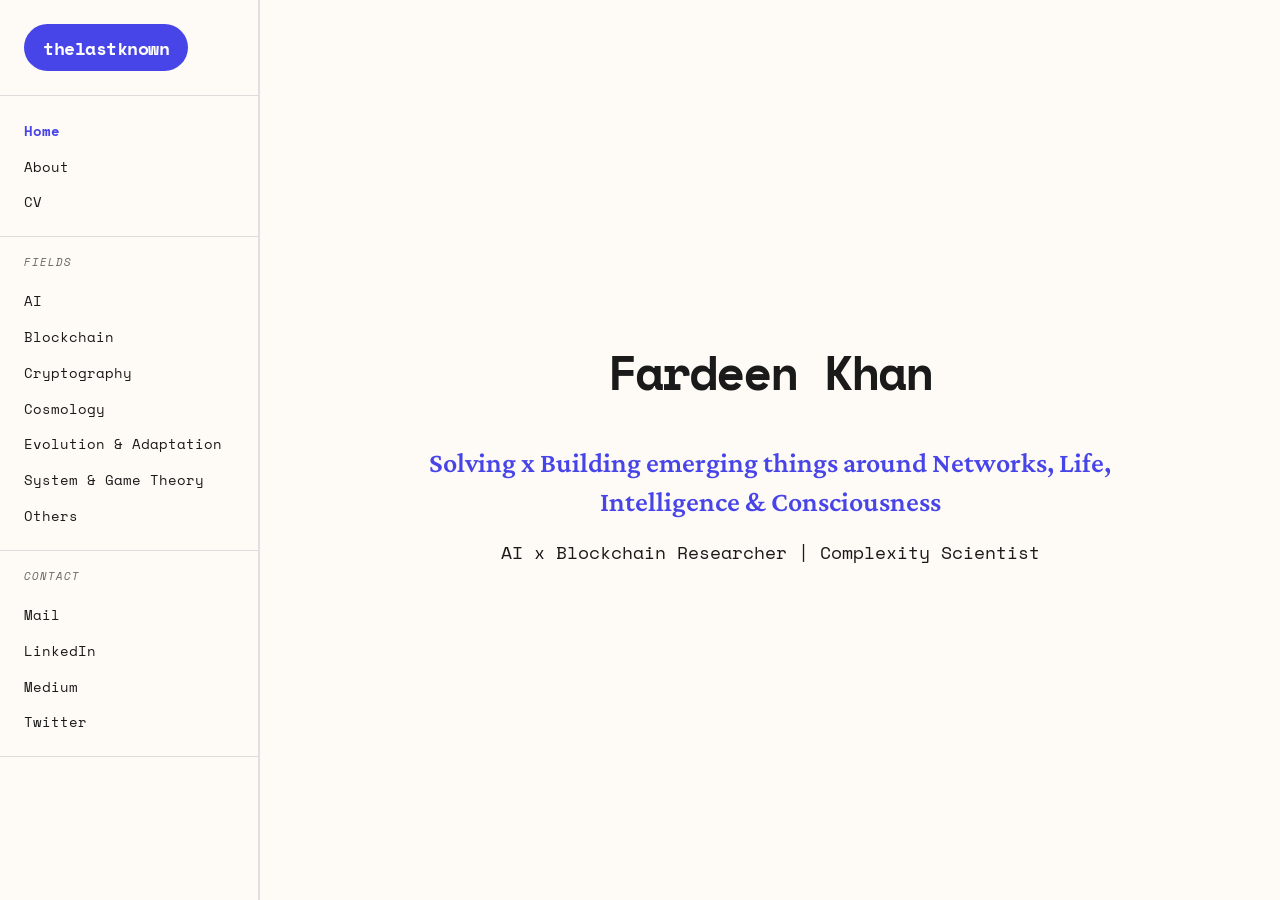
<file: thelastknown-FINAL.html>
<!DOCTYPE html>
<html lang="en">
<head>
    <meta charset="UTF-8">
    <meta name="viewport" content="width=device-width, initial-scale=1.0">
    <title>thelastknown - Fardeen Khan</title>
    <link rel="preconnect" href="https://fonts.googleapis.com">
    <link rel="preconnect" href="https://fonts.gstatic.com" crossorigin>
    <link href="https://fonts.googleapis.com/css2?family=Space+Mono:wght@400;700&family=Crimson+Pro:wght@400;600&display=swap" rel="stylesheet">
    <style>
        * {
            margin: 0;
            padding: 0;
            box-sizing: border-box;
        }

        :root {
            --primary-blue: #4845E8;
            --bg-cream: #FEFBF6;
            --text-dark: #1a1a1a;
            --text-gray: #666;
            --sidebar-width: 260px;
        }

        body {
            font-family: 'Space Mono', monospace;
            background: var(--bg-cream);
            color: var(--text-dark);
            line-height: 1.6;
            overflow-x: hidden;
        }

        .app-container {
            display: flex;
            min-height: 100vh;
        }

        /* ==================== SIDEBAR ==================== */
        .sidebar {
            width: var(--sidebar-width);
            background: var(--bg-cream);
            border-right: 2px solid #e0e0e0;
            padding: 1.5rem 0;
            position: fixed;
            height: 100vh;
            overflow-y: auto;
            z-index: 1000;
            transition: transform 0.3s ease;
        }

        .sidebar-header {
            padding: 0 1.5rem 1.5rem;
            border-bottom: 1px solid #ddd;
        }

        .logo {
            background: var(--primary-blue);
            color: white;
            padding: 0.6rem 1.2rem;
            border-radius: 25px;
            font-size: 1.1rem;
            font-weight: 700;
            display: inline-block;
            letter-spacing: -0.5px;
        }

        .logo a {
            color: white;
            text-decoration: none;
            cursor: pointer;
        }

        .nav-section {
            padding: 1rem 1.5rem;
            border-bottom: 1px solid #ddd;
        }

        .nav-heading {
            font-size: 0.7rem;
            text-transform: uppercase;
            letter-spacing: 1px;
            color: var(--text-gray);
            margin-bottom: 0.75rem;
            font-weight: 400;
            font-style: italic;
        }

        .nav-link {
            display: block;
            color: var(--text-dark);
            text-decoration: none;
            padding: 0.4rem 0;
            font-size: 0.9rem;
            transition: all 0.2s;
            cursor: pointer;
        }

        .nav-link:hover {
            color: var(--primary-blue);
            padding-left: 0.5rem;
        }

        .nav-link.active {
            color: var(--primary-blue);
            font-weight: 700;
        }

        /* Mobile Menu Toggle */
        .mobile-menu-toggle {
            display: none;
            position: fixed;
            top: 1rem;
            right: 1rem;
            z-index: 1002;
            background: var(--primary-blue);
            border: none;
            padding: 0.75rem;
            border-radius: 8px;
            cursor: pointer;
            flex-direction: column;
            gap: 4px;
        }

        .mobile-menu-toggle span {
            width: 20px;
            height: 2px;
            background: white;
            transition: all 0.3s;
        }

        .mobile-overlay {
            display: none;
            position: fixed;
            top: 0;
            left: 0;
            width: 100%;
            height: 100%;
            background: rgba(0,0,0,0.5);
            z-index: 999;
        }

        .mobile-overlay.active {
            display: block;
        }

        /* ==================== MAIN CONTENT ==================== */
        .main-content {
            flex: 1;
            margin-left: var(--sidebar-width);
            padding: 0;
            max-width: calc(100vw - var(--sidebar-width));
            overflow-x: hidden;
        }

        /* ==================== DECORATIVE ILLUSTRATIONS ==================== */
        .illustration-container {
            position: absolute;
            width: 100%;
            height: 100%;
            pointer-events: none;
            overflow: hidden;
        }

        .illustration {
            position: absolute;
            opacity: 0.6;
            animation: float 20s infinite ease-in-out;
        }

        @keyframes float {
            0%, 100% { transform: translateY(0px); }
            50% { transform: translateY(-20px); }
        }

        /* ==================== HERO SECTION (HOME) ==================== */
        .hero {
            min-height: 100vh;
            display: flex;
            align-items: center;
            justify-content: center;
            padding: 2rem;
            position: relative;
            background: var(--bg-cream);
        }

        .hero-content {
            max-width: 800px;
            text-align: center;
            position: relative;
            z-index: 2;
            padding: 0 1rem;
        }

        .name-title {
            font-family: 'Space Mono', monospace;
            font-size: 3rem;
            font-weight: 700;
            color: var(--text-dark);
            margin-bottom: 2rem;
            letter-spacing: -2px;
            animation: fadeInUp 0.8s ease-out;
        }

        .tagline {
            font-family: 'Crimson Pro', serif;
            font-size: 1.75rem;
            color: var(--primary-blue);
            font-weight: 600;
            margin-bottom: 1rem;
            line-height: 1.4;
            animation: fadeInUp 1s ease-out;
        }

        .subtitle {
            font-family: 'Space Mono', monospace;
            font-size: 1.1rem;
            color: var(--text-dark);
            animation: fadeInUp 1.2s ease-out;
        }

        @keyframes fadeInUp {
            from {
                opacity: 0;
                transform: translateY(30px);
            }
            to {
                opacity: 1;
                transform: translateY(0);
            }
        }

        /* ==================== ABOUT PAGE ==================== */
        .about-page {
            min-height: 100vh;
            padding: 2rem;
            position: relative;
            max-width: 100%;
            box-sizing: border-box;
        }

        .about-hero {
            display: flex;
            align-items: center;
            justify-content: center;
            min-height: 60vh;
            margin-bottom: 2rem;
            padding: 2rem 1rem;
        }

        .hero-quote {
            font-family: 'Crimson Pro', serif;
            font-size: 2.5rem;
            line-height: 1.3;
            color: var(--primary-blue);
            font-weight: 600;
            margin-bottom: 2rem;
            text-align: center;
        }

        .hero-description {
            font-family: 'Space Mono', monospace;
            font-size: 1.05rem;
            color: var(--text-gray);
            line-height: 1.8;
            text-align: center;
        }

        /* ==================== FOCUS SECTION ==================== */
        .focus-section {
            background: var(--primary-blue);
            color: white;
            padding: 2.5rem 2rem;
            margin: 2rem;
            border-radius: 20px;
            position: relative;
            z-index: 2;
            max-width: calc(100% - 4rem);
            box-sizing: border-box;
        }

        .focus-title {
            font-family: 'Space Mono', monospace;
            font-size: 1.75rem;
            margin-bottom: 2rem;
            font-weight: 700;
        }

        .focus-item {
            margin-bottom: 2rem;
            padding-bottom: 2rem;
            border-bottom: 1px solid rgba(255,255,255,0.2);
        }

        .focus-item:last-child {
            border-bottom: none;
            margin-bottom: 0;
            padding-bottom: 0;
        }

        .focus-item-title {
            font-size: 1.2rem;
            font-weight: 700;
            margin-bottom: 0.75rem;
        }

        .focus-item-content {
            font-size: 0.95rem;
            line-height: 1.7;
            opacity: 0.95;
        }

        .additional-info {
            background: white;
            color: var(--text-dark);
            padding: 2rem;
            margin: 2rem;
            border-radius: 15px;
            border: 2px solid #e0e0e0;
            max-width: calc(100% - 4rem);
            box-sizing: border-box;
        }

        .additional-info p {
            font-size: 1rem;
            line-height: 1.7;
            font-style: italic;
        }

        /* ==================== SECTIONS ==================== */
        .section {
            padding: 3rem 2rem;
            position: relative;
            max-width: 100%;
            box-sizing: border-box;
        }

        .section-header {
            text-align: left;
            margin-bottom: 2rem;
            padding-bottom: 1rem;
            border-bottom: 3px solid var(--primary-blue);
        }

        .section-title {
            font-family: 'Space Mono', monospace;
            font-size: 2.5rem;
            font-weight: 700;
            text-transform: uppercase;
            letter-spacing: -1px;
        }

        /* ==================== TABS ==================== */
        .tabs {
            display: flex;
            gap: 0;
            margin-bottom: 2rem;
            border-bottom: 2px solid #e0e0e0;
        }

        .tab {
            background: none;
            border: none;
            padding: 1rem 2rem;
            font-family: 'Space Mono', monospace;
            font-size: 1rem;
            font-weight: 700;
            cursor: pointer;
            color: var(--text-gray);
            border-bottom: 3px solid transparent;
            transition: all 0.3s;
        }

        .tab:hover {
            color: var(--primary-blue);
        }

        .tab.active {
            color: var(--primary-blue);
            border-bottom-color: var(--primary-blue);
        }

        .tab-content {
            display: none;
        }

        .tab-content.active {
            display: block;
        }

        /* ==================== POSTS GRID ==================== */
        .posts-grid {
            display: grid;
            grid-template-columns: repeat(auto-fill, minmax(320px, 1fr));
            gap: 2rem;
            max-width: 100%;
        }

        .post-card {
            background: white;
            border-radius: 16px;
            overflow: hidden;
            border: 2px solid #e0e0e0;
            transition: all 0.3s;
            cursor: pointer;
            text-decoration: none;
            color: inherit;
        }

        .post-card:hover {
            transform: translateY(-8px);
            box-shadow: 0 20px 40px rgba(0,0,0,0.1);
            border-color: var(--primary-blue);
        }

        .post-image {
            width: 100%;
            height: 200px;
            object-fit: cover;
        }

        .post-content {
            padding: 1.5rem;
        }

        .post-meta {
            display: flex;
            gap: 1rem;
            margin-bottom: 1rem;
            font-size: 0.85rem;
            color: var(--text-gray);
        }

        .post-category {
            background: var(--primary-blue);
            color: white;
            padding: 0.25rem 0.75rem;
            border-radius: 12px;
            text-transform: uppercase;
            font-weight: 700;
            letter-spacing: 0.5px;
            font-size: 0.7rem;
        }

        .post-title {
            font-family: 'Crimson Pro', serif;
            font-size: 1.4rem;
            font-weight: 600;
            margin-bottom: 0.75rem;
            line-height: 1.3;
        }

        .post-excerpt {
            color: var(--text-gray);
            font-size: 0.9rem;
            line-height: 1.6;
        }

        /* ==================== THREAD CARD ==================== */
        .thread-card {
            background: white;
            border: 2px solid #e0e0e0;
            border-radius: 16px;
            padding: 1.5rem;
            margin-bottom: 1.5rem;
            transition: all 0.3s;
        }

        .thread-card:hover {
            border-color: var(--primary-blue);
            transform: translateY(-4px);
            box-shadow: 0 10px 20px rgba(0,0,0,0.1);
        }

        .thread-header {
            display: flex;
            justify-content: space-between;
            align-items: center;
            margin-bottom: 1rem;
        }

        .thread-date {
            font-size: 0.85rem;
            color: var(--text-gray);
        }

        .thread-content {
            font-size: 1rem;
            line-height: 1.7;
            margin-bottom: 1rem;
            color: var(--text-dark);
        }

        .read-more-btn {
            display: inline-block;
            background: var(--primary-blue);
            color: white;
            padding: 0.5rem 1.5rem;
            border-radius: 20px;
            text-decoration: none;
            font-size: 0.9rem;
            font-weight: 700;
            transition: all 0.3s;
        }

        .read-more-btn:hover {
            background: #3634c7;
            transform: scale(1.05);
        }

        /* ==================== BLOG POST PAGE ==================== */
        .post-page {
            max-width: 800px;
            margin: 0 auto;
            padding: 4rem 2rem;
        }

        .post-header-image {
            width: 100%;
            height: 400px;
            object-fit: cover;
            border-radius: 16px;
            margin-bottom: 2rem;
        }

        .post-body {
            font-family: 'Crimson Pro', serif;
            font-size: 1.2rem;
            line-height: 1.8;
            color: var(--text-dark);
        }

        .post-body p {
            margin-bottom: 1.5rem;
        }

        .post-body h3 {
            font-family: 'Space Mono', monospace;
            margin-top: 2.5rem;
            margin-bottom: 1rem;
            font-size: 1.5rem;
        }

        /* ==================== PAGES ==================== */
        .page {
            display: none;
        }

        .page.active {
            display: block;
        }

        /* ==================== RESPONSIVE ==================== */
        @media (max-width: 968px) {
            :root {
                --sidebar-width: 280px;
            }

            .sidebar {
                transform: translateX(-100%);
                width: 280px;
            }

            .sidebar.open {
                transform: translateX(0);
            }

            .mobile-menu-toggle {
                display: flex;
            }

            .main-content {
                margin-left: 0;
                max-width: 100vw;
                padding: 0;
            }

            .hero, .about-hero {
                padding: 4rem 1.5rem 2rem;
                min-height: 70vh;
            }

            .name-title {
                font-size: 2rem;
            }

            .tagline, .hero-quote {
                font-size: 1.3rem;
            }

            .focus-section, .additional-info {
                margin: 1rem;
                padding: 1.5rem;
                max-width: calc(100% - 2rem);
            }

            .section {
                padding: 2rem 1rem;
            }

            .tabs {
                overflow-x: auto;
                -webkit-overflow-scrolling: touch;
            }

            .tab {
                padding: 0.75rem 1.25rem;
                font-size: 0.9rem;
                white-space: nowrap;
            }

            .posts-grid {
                grid-template-columns: 1fr;
                gap: 1.5rem;
            }

            .section-title {
                font-size: 1.8rem;
            }
        }

        @media (max-width: 480px) {
            .name-title {
                font-size: 1.75rem;
            }

            .tagline, .hero-quote {
                font-size: 1.1rem;
            }

            .focus-section {
                padding: 1.25rem;
            }

            .focus-title {
                font-size: 1.4rem;
            }

            .focus-item-title {
                font-size: 1.05rem;
            }

            .focus-item-content {
                font-size: 0.875rem;
            }
        }
    </style>
</head>
<body>
    <div class="app-container">
        <!-- Mobile Menu Toggle -->
        <button class="mobile-menu-toggle" id="mobileMenuToggle">
            <span></span>
            <span></span>
            <span></span>
        </button>

        <!-- Mobile Overlay -->
        <div class="mobile-overlay" id="mobileOverlay"></div>

        <!-- Sidebar -->
        <nav class="sidebar" id="sidebar">
            <div class="sidebar-header">
                <div class="logo">
                    <a href="#" data-page="home">thelastknown</a>
                </div>
            </div>
            
            <div class="nav-section">
                <a href="#" data-page="home" class="nav-link page-link active">Home</a>
                <a href="#" data-page="about" class="nav-link page-link">About</a>
                <a href="https://drive.google.com/file/d/1FfYNyxEtxFpGlzHWx6NgMusJEjLqrcyM/view?usp=drive_link" class="nav-link" target="_blank">CV</a>
            </div>

            <div class="nav-section">
                <h3 class="nav-heading">Fields</h3>
                <a href="#" data-category="ai" class="nav-link category-link">AI</a>
                <a href="#" data-category="blockchain" class="nav-link category-link">Blockchain</a>
                <a href="#" data-category="cryptography" class="nav-link category-link">Cryptography</a>
                <a href="#" data-category="cosmology" class="nav-link category-link">Cosmology</a>
                <a href="#" data-category="evolution" class="nav-link category-link">Evolution & Adaptation</a>
                <a href="#" data-category="gametheory" class="nav-link category-link">System & Game Theory</a>
                <a href="#" data-category="others" class="nav-link category-link">Others</a>
            </div>

            <div class="nav-section">
                <h3 class="nav-heading">Contact</h3>
                <a href="mailto:fardeenkhan8599@gmail.com" class="nav-link">Mail</a>
                <a href="https://www.linkedin.com/in/fardeen-khan-093938212/" class="nav-link" target="_blank">LinkedIn</a>
                <a href="https://medium.com/@fardeenkhan8599" class="nav-link" target="_blank">Medium</a>
                <a href="https://twitter.com" class="nav-link" target="_blank">Twitter</a>
            </div>
        </nav>

        <!-- Main Content -->
        <main class="main-content">
            <!-- HOME PAGE -->
            <div id="home-page" class="page active">
                <section class="hero">
                    <div class="hero-content">
                        <h2 class="name-title">Fardeen Khan</h2>
                        <h3 class="tagline">Solving x Building emerging things around Networks, Life, Intelligence & Consciousness</h3>
                        <p class="subtitle">AI x Blockchain Researcher | Complexity Scientist</p>
                    </div>
                </section>
            </div>

            <!-- ABOUT PAGE -->
            <div id="about-page" class="page">
                <div class="about-page">
                    <div class="about-hero">
                        <div class="hero-content">
                            <h1 class="hero-quote">"I believe Networks are the invisible threads connecting all - life, trust, intelligence, and universe"</h1>
                            <p class="hero-description">
                                Curiosity driven Research gives me the freedom to learn from any field and Connecting dots help me to make these diverse field talk to each other, eventually giving efficient solutions & ideas.
                            </p>
                        </div>
                    </div>

                    <div class="focus-section">
                        <h3 class="focus-title">My Focus in:</h3>
                        
                        <div class="focus-item">
                            <div class="focus-item-title">Blockchain</div>
                            <div class="focus-item-content">
                                Consensus protocols, Incentive engineering, Protocol designs & implementations, AVS, PBS & MEV, Zero-knowledge paradigms and new emerging designs.
                            </div>
                        </div>

                        <div class="focus-item">
                            <div class="focus-item-title">AI</div>
                            <div class="focus-item-content">
                                Agentic framework, Collective intelligence, MAS, Memory pathways, self-coordination networks, Liquid Neural networks & RNN.
                            </div>
                        </div>

                        <div class="focus-item">
                            <div class="focus-item-title">Complexity Science Foundations</div>
                            <div class="focus-item-content">
                                Making complex phenomena into simpler forms. Focus on: Network engineering, Evolution & Adaptation, Game theory, Developmental biology, Systems theory, assembly theory.
                            </div>
                        </div>

                        <div class="focus-item">
                            <div class="focus-item-title">Theoretical Cosmology</div>
                            <div class="focus-item-content">
                                Consciousness (the fundamental block of the universe), How matter & celestial bodies impact space & other dimensions, Geometrical structure of the universe and dimensionality.
                            </div>
                        </div>
                    </div>

                    <div class="additional-info">
                        <p>Though I have an efficient skill at finding critical and emergent breakdowns and breakthroughs of biology, cosmology, finance & economy.</p>
                    </div>
                </div>
            </div>

            <!-- CATEGORY PAGE (AI, Blockchain, etc) -->
            <div id="category-page" class="page">
                <div class="section">
                    <div class="section-header">
                        <h2 class="section-title" id="category-title">AI</h2>
                    </div>

                    <div class="tabs">
                        <button class="tab active" data-tab="blogs">Blogs</button>
                        <button class="tab" data-tab="threads">Threads</button>
                        <button class="tab" data-tab="protocols">Protocols</button>
                    </div>

                    <div class="tab-content active" id="blogs-content">
                        <div class="posts-grid" id="category-posts-blogs"></div>
                    </div>

                    <div class="tab-content" id="threads-content">
                        <div id="category-threads"></div>
                    </div>

                    <div class="tab-content" id="protocols-content">
                        <div class="posts-grid" id="category-posts-protocols"></div>
                    </div>
                </div>
            </div>

            <!-- POST PAGE -->
            <div id="post-page" class="page post-page">
                <div id="post-content"></div>
            </div>
        </main>
    </div>

    <script>
        const BLOG_POSTS = [
            {id: 1, title: "Understanding Neural Networks", category: "ai", date: "2024-01-15", type: "blog",
             excerpt: "A deep dive into how neural networks process information.", 
             content: `<p>Neural networks are fundamental to modern AI.</p>`,
             image: "https://images.unsplash.com/photo-1677442136019-21780ecad995?w=800&q=80"},
            {id: 2, title: "Blockchain Consensus", category: "blockchain", date: "2024-01-10", type: "blog",
             excerpt: "Different consensus algorithms explained.",
             content: `<p>Consensus mechanisms enable distributed agreement.</p>`,
             image: "https://images.unsplash.com/photo-1639762681485-074b7f938ba0?w=800&q=80"},
            {id: 3, title: "Protocol Design Patterns", category: "ai", date: "2024-01-08", type: "protocol",
             excerpt: "Best practices in protocol design.",
             content: `<p>Protocol design requires careful consideration.</p>`,
             image: "https://images.unsplash.com/photo-1614064641938-3bbee52942c7?w=800&q=80"},
             {id: 4, title: "Protocol Design Patterns", category: "ai", date: "2024-01-08", type: "blog",
             excerpt: "Best practices in protocol design.",
             content: `<p>Protocol design requires careful consideration.</p>`,
             image: "https://images.unsplash.com/photo-1614064641938-3bbee52942c7?w=800&q=80"},
             {id: 5, title: "Protocol Design Patterns", category: "ai", date: "2024-01-08", type: "blog",
             excerpt: "Best practices in protocol design.",
             content: `<p>Protocol design requires careful consideration.</p>`,
             image: "https://images.unsplash.com/photo-1614064641938-3bbee52942c7?w=800&q=80"},
             {id: 6, title: "Protocol Design Patterns", category: "ai", date: "2024-01-08", type: "protocol",
             excerpt: "Best practices in protocol design.",
             content: `<p>Protocol design requires careful consideration.</p>`,
             image: "https://images.unsplash.com/photo-1614064641938-3bbee52942c7?w=800&q=80"},
              {
                id: 7,
                title: "this is test 1",
                category: "ai",
                type: "blog",
                date: "2024-01-15",
                excerpt: "A deep dive into how neural networks process information and learn patterns from data.",
                content: `<p>Neural networks are at the heart of modern artificial intelligence.</p><h3>The Basics</h3><p>A neural network consists of layers of interconnected nodes.</p>`,
                image: "https://images.unsplash.com/photo-1677442136019-21780ecad995?w=800&q=80"
            },
            {
                id: 5,
                title: "this is test 2",
                category: "ai",
                date: "2024-01-15",
                excerpt: "A deep dive into how neural networks process information and learn patterns from data.",
                content: `<p>Neural networks are at the heart of modern artificial intelligence.</p><h3>The Basics</h3><p>A neural network consists of layers of interconnected nodes.</p>`,
                image: "https://images.unsplash.com/photo-1677442136019-21780ecad995?w=800&q=80"
            },
            {
                id: 6,
                title: "this is test 3",
                category: "ai",
                date: "2026-01-15",
                excerpt: "A deep dive into how neural networks process information and learn patterns from data.",
                content: `<p>Neural networks are at the heart of modern artificial intelligence.</p><h3>The Basics</h3><p>A neural network consists of layers of interconnected nodes.</p>`,
                image: "https://images.unsplash.com/photo-1677442136019-21780ecad995?w=800&q=80"
            },
        ];

        const THREADS = [
            {id: 1, category: "ai", date: "2024-02-20", 
             content: "Exploring the intersection of multi-agent systems and collective intelligence. How autonomous agents can coordinate without central control is fascinating! 🤖",
             link: "https://twitter.com"},
            {id: 2, category: "ai", date: "2024-02-18",
             content: "Liquid Neural Networks are reshaping how we think about adaptive AI systems. The ability to change architecture during runtime opens new possibilities.",
             link: "https://twitter.com"},
            {id: 3, category: "blockchain", date: "2024-02-15",
             content: "PBS and MEV extraction strategies are evolving rapidly. Understanding the game theory behind proposer-builder separation is crucial for protocol design.",
             link: "https://twitter.com"}
        ];

        const CATEGORIES = {
            ai: "AI", blockchain: "Blockchain", cryptography: "Cryptography",
            cosmology: "Cosmology", evolution: "Evolution & Adaptation",
            gametheory: "System & Game Theory", others: "Others"
        };

        let currentPage = 'home';
        let currentCategory = null;
        let currentTab = 'blogs';

        function showPage(pageId) {
            document.querySelectorAll('.page').forEach(p => p.classList.remove('active'));
            document.getElementById(pageId + '-page').classList.add('active');
            currentPage = pageId;
            window.scrollTo(0, 0);
            document.querySelectorAll('.page-link').forEach(l => {
                l.classList.remove('active');
                if (l.dataset.page === pageId) l.classList.add('active');
            });
            closeMobileMenu();
        }

        function createPostCard(post) {
            return `<div class="post-card" data-post-id="${post.id}">
                <img src="${post.image}" alt="${post.title}" class="post-image">
                <div class="post-content">
                    <div class="post-meta">
                        <span class="post-category">${post.type || 'blog'}</span>
                        <span>${post.date}</span>
                    </div>
                    <h3 class="post-title">${post.title}</h3>
                    <p class="post-excerpt">${post.excerpt}</p>
                </div>
            </div>`;
        }

        function createThreadCard(thread) {
            return `<div class="thread-card">
                <div class="thread-header">
                    <span class="thread-date">${thread.date}</span>
                </div>
                <div class="thread-content">${thread.content}</div>
                <a href="${thread.link}" target="_blank" class="read-more-btn">Read More on X →</a>
            </div>`;
        }

        function showCategory(category) {
            currentCategory = category;
            currentTab = 'blogs';
            
            document.getElementById('category-title').textContent = CATEGORIES[category].toUpperCase();
            
            // Blogs
            const blogs = BLOG_POSTS.filter(p => p.category === category && p.type === 'blog');
            const blogsContainer = document.getElementById('category-posts-blogs');
            blogsContainer.innerHTML = blogs.length > 0 ? 
                blogs.map(createPostCard).join('') : 
                '<p style="color:#666">No blogs yet.</p>';
            
            // Threads
            const threads = THREADS.filter(t => t.category === category);
            const threadsContainer = document.getElementById('category-threads');
            threadsContainer.innerHTML = threads.length > 0 ?
                threads.map(createThreadCard).join('') :
                '<p style="color:#666">No threads yet.</p>';
            
            // Protocols
            const protocols = BLOG_POSTS.filter(p => p.category === category && p.type === 'protocol');
            const protocolsContainer = document.getElementById('category-posts-protocols');
            protocolsContainer.innerHTML = protocols.length > 0 ?
                protocols.map(createPostCard).join('') :
                '<p style="color:#666">No protocols yet.</p>';
            
            // Add click handlers
            document.querySelectorAll('.post-card').forEach(c => {
                c.addEventListener('click', () => showPost(c.dataset.postId));
            });
            
            // Reset tabs
            document.querySelectorAll('.tab').forEach(t => t.classList.remove('active'));
            document.querySelectorAll('.tab-content').forEach(tc => tc.classList.remove('active'));
            document.querySelector('[data-tab="blogs"]').classList.add('active');
            document.getElementById('blogs-content').classList.add('active');
            
            showPage('category');
        }

        function showPost(postId) {
            const post = BLOG_POSTS.find(p => p.id === parseInt(postId));
            if (!post) return;
            
            document.getElementById('post-content').innerHTML = `
                <article>
                    <img src="${post.image}" alt="${post.title}" class="post-header-image">
                    <div class="post-meta">
                        <span class="post-category">${CATEGORIES[post.category]}</span>
                        <span>${post.date}</span>
                    </div>
                    <h1 class="name-title">${post.title}</h1>
                    <p class="subtitle">${post.excerpt}</p>
                    <div class="post-body">${post.content}</div>
                </article>`;
            showPage('post');
        }

        function closeMobileMenu() {
            document.getElementById('sidebar').classList.remove('open');
            document.getElementById('mobileOverlay').classList.remove('active');
        }

        function init() {
            // Page navigation
            document.querySelectorAll('.page-link').forEach(l => {
                l.addEventListener('click', (e) => {
                    e.preventDefault();
                    showPage(e.target.dataset.page);
                });
            });

            // Category navigation
            document.querySelectorAll('.category-link').forEach(l => {
                l.addEventListener('click', (e) => {
                    e.preventDefault();
                    showCategory(e.target.dataset.category);
                });
            });

            // Tab switching
            document.querySelectorAll('.tab').forEach(tab => {
                tab.addEventListener('click', () => {
                    const tabName = tab.dataset.tab;
                    document.querySelectorAll('.tab').forEach(t => t.classList.remove('active'));
                    document.querySelectorAll('.tab-content').forEach(tc => tc.classList.remove('active'));
                    tab.classList.add('active');
                    document.getElementById(tabName + '-content').classList.add('active');
                });
            });

            // Mobile menu
            document.getElementById('mobileMenuToggle').addEventListener('click', () => {
                const sidebar = document.getElementById('sidebar');
                const overlay = document.getElementById('mobileOverlay');
                sidebar.classList.toggle('open');
                overlay.classList.toggle('active');
            });

            document.getElementById('mobileOverlay').addEventListener('click', closeMobileMenu);
        }

        document.addEventListener('DOMContentLoaded', init);
    </script>
</body>
</html>
</file>
